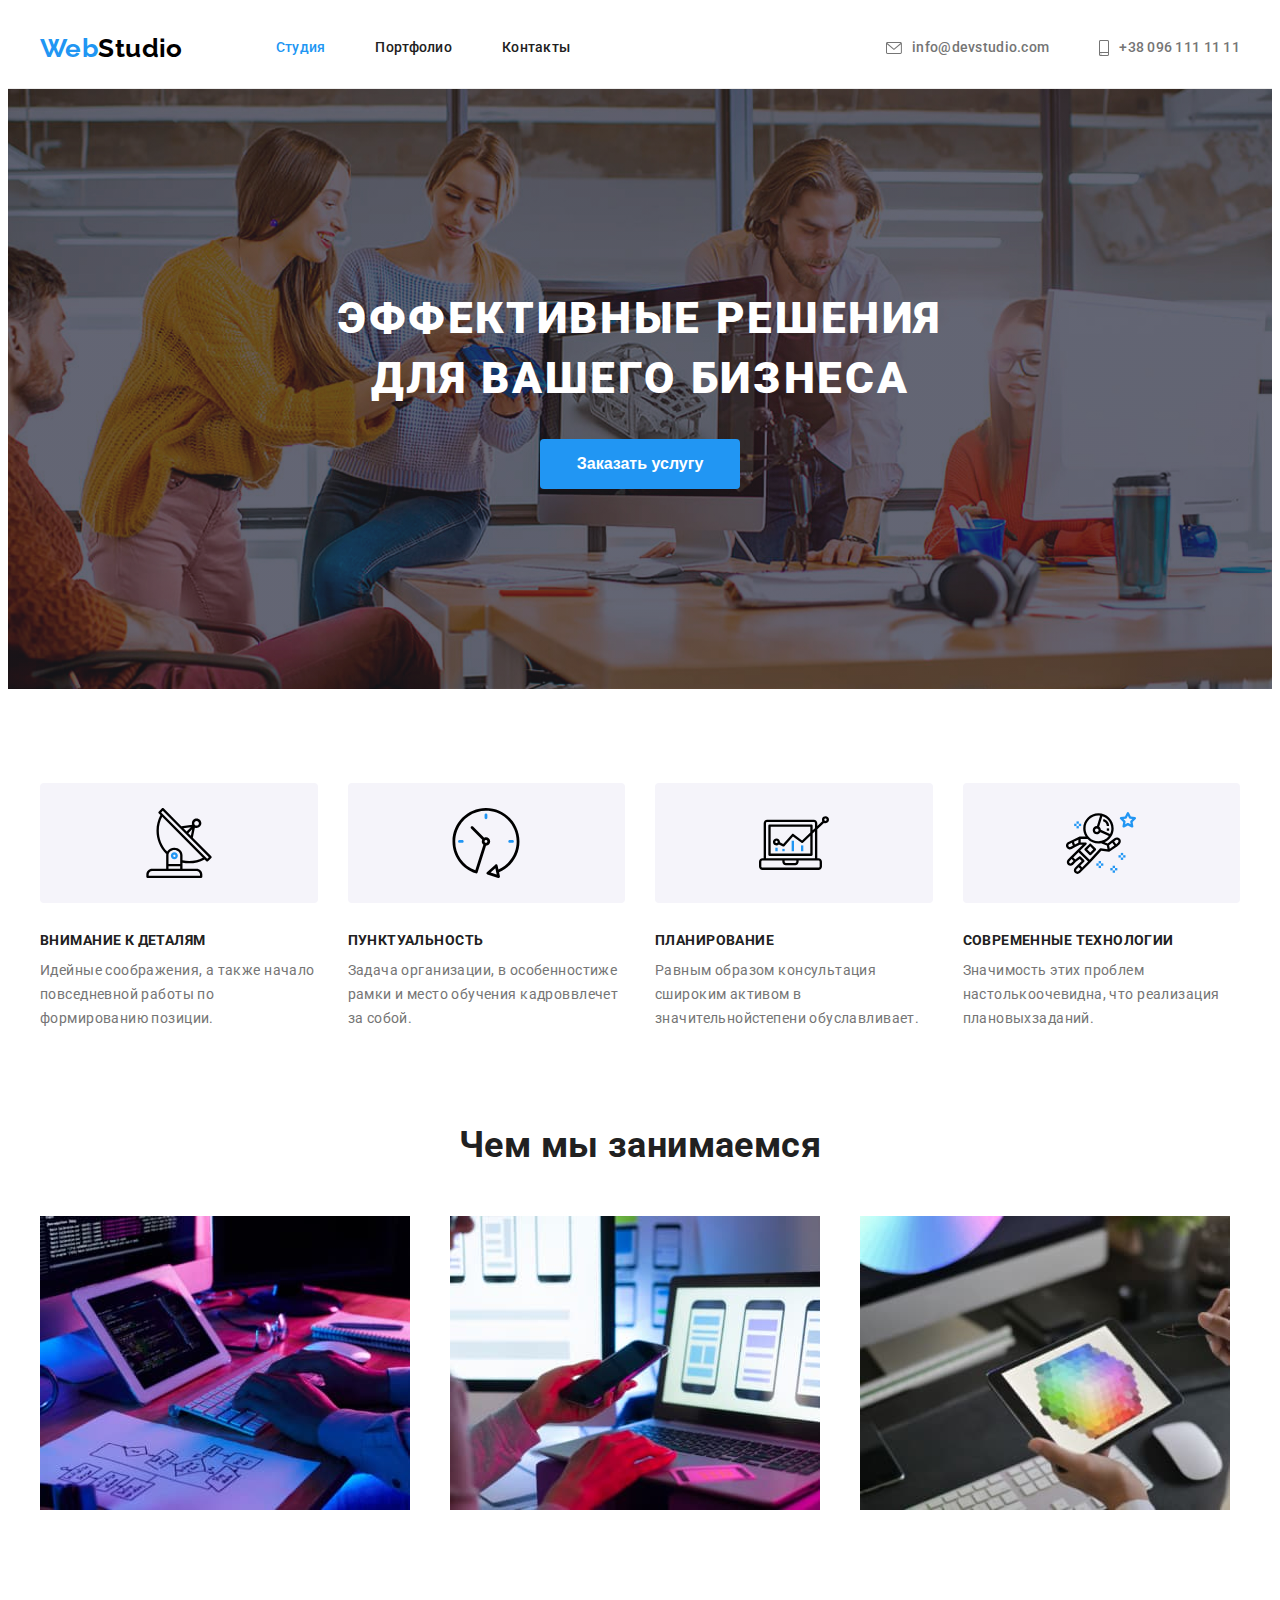
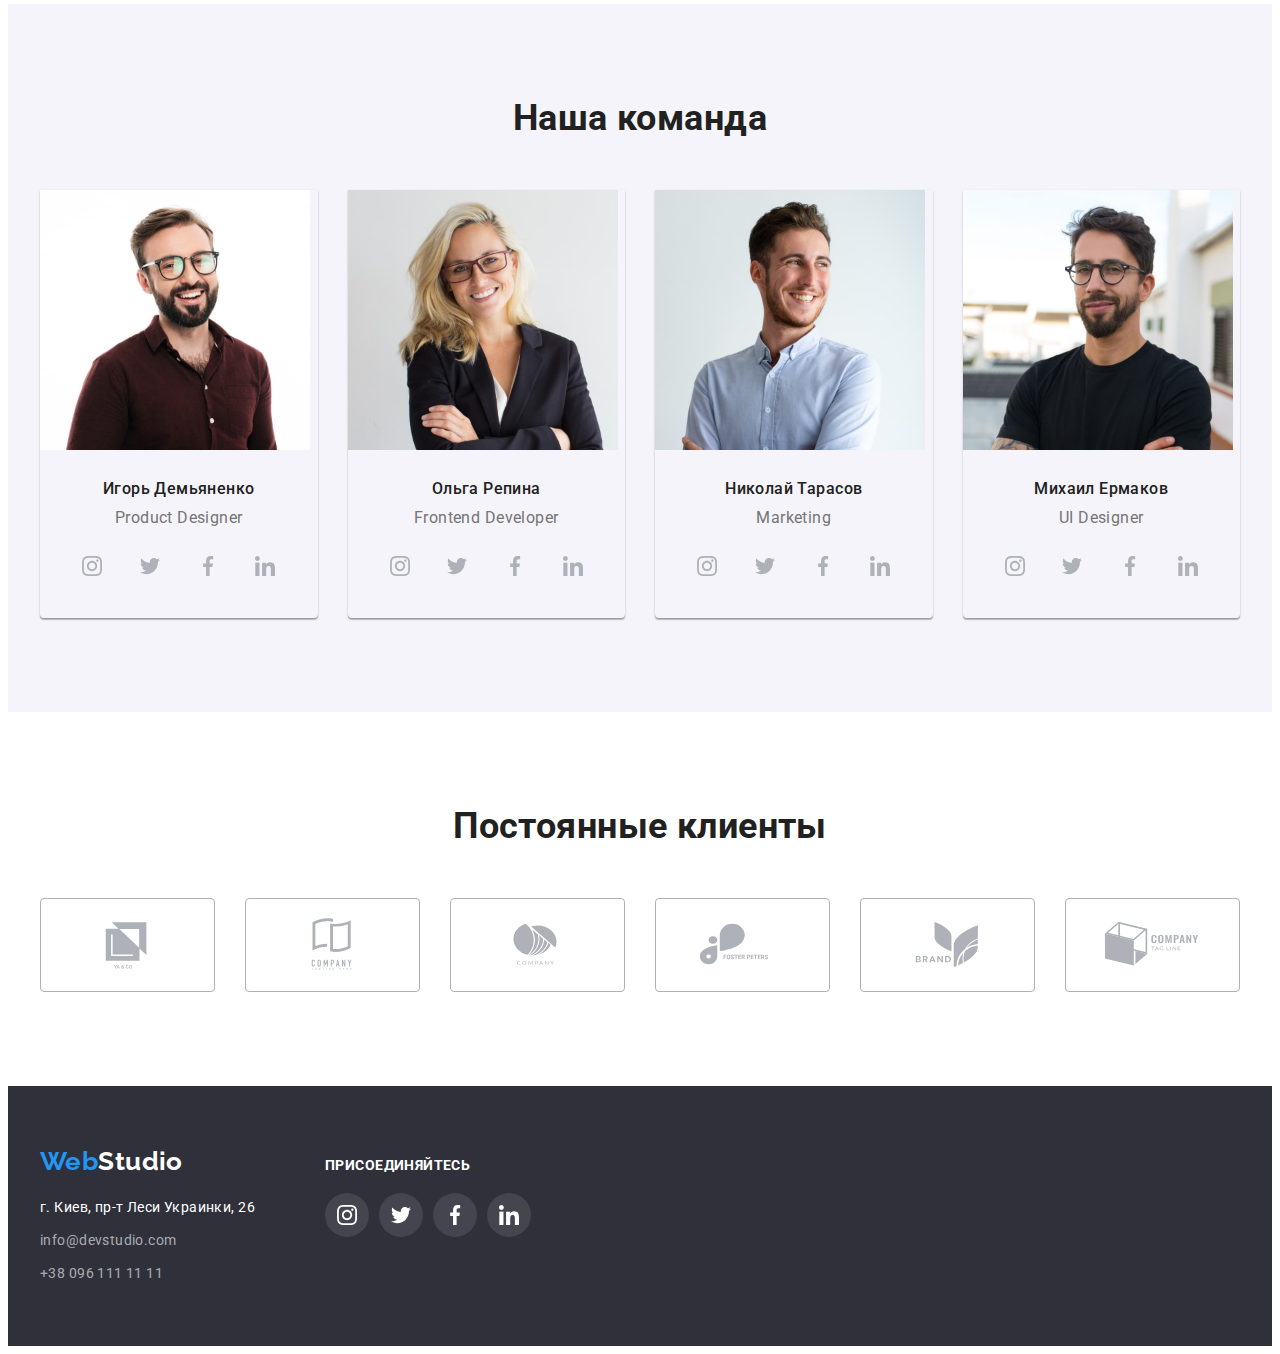
<file: index.html>
<!DOCTYPE html>
<html lang="ru">
  <head>
    <meta charset="UTF-8" />
    <meta http-equiv="X-UA-Compatible" content="IE=edge" />
    <meta name="viewport" content="width=device-width, initial-scale=1.0" />
    <title>WebStudio</title>
    <link rel="preconnect" href="https://fonts.googleapis.com" />
    <link rel="preconnect" href="https://fonts.gstatic.com" crossorigin />
    <link
      href="https://fonts.googleapis.com/css2?family=Raleway:wght@700&family=Roboto:wght@400;500;700;900&display=swap"
      rel="stylesheet"
    />
    <link
      rel="stylesheet"
      href="https://cdnjs.cloudflare.com/ajax/libs/modern-normalize/1.1.0/modern-normalize.min.css"
      integrity="sha512-wpPYUAdjBVSE4KJnH1VR1HeZfpl1ub8YT/NKx4PuQ5NmX2tKuGu6U/JRp5y+Y8XG2tV+wKQpNHVUX03MfMFn9Q=="
      crossorigin="anonymous"
      referrerpolicy="no-referrer"
    />
    <link rel="stylesheet" href="./styles/main.css" />
  </head>
  <body>
    <header class="header">
      <div class="header-container container">
        <a class="link logo" href="" lang="en">Web<span class="logo-black">Studio</span></a>
        <nav class="main-nav">
          <ul class="nav-list list">
            <li class="nav-list-item">
              <a class="active-link header-link link" href="./index.html">Студия</a>
            </li>
            <li class="nav-list-item">
              <a class="header-link link" href="./portfolio.html">Портфолио</a>
            </li>
            <li class="nav-list-item"><a class="header-link link" href="">Контакты</a></li>
          </ul>
        </nav>
        <ul class="header-address-list list">
          <li class="header-address-item">
            <a class="header-link link" lang="en" href="mailto:info@devstudio.com">
              <svg class="header-address-icon" width="16" height="12">
                <use href="./images/sprite.svg#icon-envelope"></use>
              </svg>
              info@devstudio.com</a
            >
          </li>
          <li class="header-address-item">
            <a class="header-link link" href="tel:+380961111111">
              <svg class="header-address-icon" width="10" height="16">
                <use href="./images/sprite.svg#icon-smartphone"></use>
              </svg>
              +38 096 111 11 11</a
            >
          </li>
        </ul>
      </div>
    </header>
    <main>
      <section class="hero">
        <div class="container">
          <h1 class="main-title">Эффективные решения для вашего бизнеса</h1>
          <button class="order-btn" type="button">Заказать услугу</button>
        </div>
      </section>
      <section class="advantages section">
        <div class="container">
          <h2 class="visually-hidden title">Преимущества</h2>
          <!--тег спрятан-->
          <ul class="card-set list">
            <li class="card-set-item">
              <div class="advantages-thumb">
                <svg class="advantages-img" width="70" height="70">
                  <use href="./images/sprite.svg#icon-antenna-1"></use>
                </svg>
              </div>
              <h3 class="advantage-title">Внимание к деталям</h3>
              <p>
                Идейные соображения, а также начало повседневной работы по формированию позиции.
              </p>
            </li>
            <li class="card-set-item">
              <div class="advantages-thumb">
                <svg class="advantages-img" width="70" height="70">
                  <use href="./images/sprite.svg#icon-clock-1"></use>
                </svg>
              </div>
              <h3 class="advantage-title">Пунктуальность</h3>
              <p>
                Задача организации, в особенностиже рамки и место обучения кадроввлечет за собой.
              </p>
            </li>
            <li class="card-set-item">
              <div class="advantages-thumb">
                <svg class="advantages-img" width="70" height="70">
                  <use href="./images/sprite.svg#icon-diagram-1"></use>
                </svg>
              </div>
              <h3 class="advantage-title">Планирование</h3>
              <p>
                Равным образом консультация сшироким активом в значительнойстепени обуславливает.
              </p>
            </li>
            <li class="card-set-item">
              <div class="advantages-thumb">
                <svg class="advantages-img" width="70" height="70">
                  <use href="./images/sprite.svg#icon-astronaut-1"></use>
                </svg>
              </div>
              <h3 class="advantage-title">Современные технологии</h3>
              <p>Значимость этих проблем настолькоочевидна, что реализация плановыхзаданий.</p>
            </li>
          </ul>
        </div>
      </section>
      <section class="services section">
        <div class="container">
          <h2 class="title">Чем мы занимаемся</h2>
          <ul class="card-set list">
            <li class="card-set-item service-item">
              <img width="370" src="./images/index/services/img.jpg" alt="компьютер" />
            </li>
            <li class="card-set-item service-item">
              <img width="370" src="./images/index/services/img-1.jpg" alt="телефон" />
            </li>
            <li class="card-set-item service-item">
              <img width="370" src="./images/index/services/img-2.jpg" alt="подбор цвета" />
            </li>
          </ul>
        </div>
      </section>
      <section class="team section">
        <div class="container">
          <h2 class="title">Наша команда</h2>
          <ul class="card-set list">
            <li class="team-item card-set-item">
              <img width="270" src="./images/index/team/people/img.jpg" alt="мужчина" />
              <div class="team-member-description">
                <h3 class="team-member-name">Игорь Демьяненко</h3>
                <p class="team-member-position" lang="en">Product Designer</p>
                <ul class="soc-links-list list">
                  <li class="soc-link-item">
                    <a
                      class="soc-link link"
                      rel="noopener noreferrer nofollow"
                      target="_blank"
                      href=""
                    >
                      <svg class="team-member-svg" width="20" height="20">
                        <use href="./images/sprite.svg#icon-instagram-2"></use>
                      </svg>
                    </a>
                  </li>
                  <li class="soc-link-item">
                    <a
                      class="soc-link link"
                      rel="noopener noreferrer nofollow"
                      target="_blank"
                      href=""
                    >
                      <svg class="team-member-svg" width="20" height="20">
                        <use href="./images/sprite.svg#icon-twitter-1"></use>
                      </svg>
                    </a>
                  </li>
                  <li class="soc-link-item">
                    <a
                      class="soc-link link"
                      rel="noopener noreferrer nofollow"
                      target="_blank"
                      href=""
                    >
                      <svg class="team-member-svg" width="20" height="20">
                        <use href="./images/sprite.svg#icon-facebook-1"></use>
                      </svg>
                    </a>
                  </li>
                  <li class="soc-link-item">
                    <a
                      class="soc-link link"
                      rel="noopener noreferrer nofollow"
                      target="_blank"
                      href=""
                    >
                      <svg class="team-member-svg" width="20" height="20">
                        <use href="./images/sprite.svg#icon-linkedin-1"></use>
                      </svg>
                    </a>
                  </li>
                </ul>
              </div>
            </li>
            <li class="team-item card-set-item">
              <img width="270" src="./images/index/team/people/img-1.jpg" alt="женщина" />
              <div class="team-member-description">
                <h3 class="team-member-name">Ольга Репина</h3>
                <p class="team-member-position" lang="en">Frontend Developer</p>
                <ul class="soc-links-list list">
                  <li class="soc-link-item">
                    <a
                      class="soc-link link"
                      rel="noopener noreferrer nofollow"
                      target="_blank"
                      href=""
                    >
                      <svg class="team-member-svg" width="20" height="20">
                        <use href="./images/sprite.svg#icon-instagram-2"></use>
                      </svg>
                    </a>
                  </li>
                  <li class="soc-link-item">
                    <a
                      class="soc-link link"
                      rel="noopener noreferrer nofollow"
                      target="_blank"
                      href=""
                    >
                      <svg class="team-member-svg" width="20" height="20">
                        <use href="./images/sprite.svg#icon-twitter-1"></use>
                      </svg>
                    </a>
                  </li>
                  <li class="soc-link-item">
                    <a
                      class="soc-link link"
                      rel="noopener noreferrer nofollow"
                      target="_blank"
                      href=""
                    >
                      <svg class="team-member-svg" width="20" height="20">
                        <use href="./images/sprite.svg#icon-facebook-1"></use>
                      </svg>
                    </a>
                  </li>
                  <li class="soc-link-item">
                    <a
                      class="soc-link link"
                      rel="noopener noreferrer nofollow"
                      target="_blank"
                      href=""
                    >
                      <svg class="team-member-svg" width="20" height="20">
                        <use href="./images/sprite.svg#icon-linkedin-1"></use>
                      </svg>
                    </a>
                  </li>
                </ul>
              </div>
            </li>
            <li class="team-item card-set-item">
              <img width="270" src="./images/index/team/people/img-2.jpg" alt="мужчина" />
              <div class="team-member-description">
                <h3 class="team-member-name">Николай Тарасов</h3>
                <p class="team-member-position" lang="en">Marketing</p>
                <ul class="soc-links-list list">
                  <li class="soc-link-item">
                    <a
                      class="soc-link link"
                      rel="noopener noreferrer nofollow"
                      target="_blank"
                      href=""
                    >
                      <svg class="team-member-svg" width="20" height="20">
                        <use href="./images/sprite.svg#icon-instagram-2"></use>
                      </svg>
                    </a>
                  </li>
                  <li class="soc-link-item">
                    <a
                      class="soc-link link"
                      rel="noopener noreferrer nofollow"
                      target="_blank"
                      href=""
                    >
                      <svg class="team-member-svg" width="20" height="20">
                        <use href="./images/sprite.svg#icon-twitter-1"></use>
                      </svg>
                    </a>
                  </li>
                  <li class="soc-link-item">
                    <a
                      class="soc-link link"
                      rel="noopener noreferrer nofollow"
                      target="_blank"
                      href=""
                    >
                      <svg class="team-member-svg" width="20" height="20">
                        <use href="./images/sprite.svg#icon-facebook-1"></use>
                      </svg>
                    </a>
                  </li>
                  <li class="soc-link-item">
                    <a
                      class="soc-link link"
                      rel="noopener noreferrer nofollow"
                      target="_blank"
                      href=""
                    >
                      <svg class="team-member-svg" width="20" height="20">
                        <use href="./images/sprite.svg#icon-linkedin-1"></use>
                      </svg>
                    </a>
                  </li>
                </ul>
              </div>
            </li>
            <li class="team-item card-set-item">
              <img width="270" src="./images/index/team/people/img-3.jpg" alt="мужчина" />
              <div class="team-member-description">
                <h3 class="team-member-name">Михаил Ермаков</h3>
                <p class="team-member-position" lang="en">UI Designer</p>
                <ul class="soc-links-list list">
                  <li class="soc-link-item">
                    <a
                      class="soc-link link"
                      rel="noopener noreferrer nofollow"
                      target="_blank"
                      href=""
                    >
                      <svg class="team-member-svg" width="20" height="20">
                        <use href="./images/sprite.svg#icon-instagram-2"></use>
                      </svg>
                    </a>
                  </li>
                  <li class="soc-link-item">
                    <a
                      class="soc-link link"
                      rel="noopener noreferrer nofollow"
                      target="_blank"
                      href=""
                    >
                      <svg class="team-member-svg" width="20" height="20">
                        <use href="./images/sprite.svg#icon-twitter-1"></use>
                      </svg>
                    </a>
                  </li>
                  <li class="soc-link-item">
                    <a
                      class="soc-link link"
                      rel="noopener noreferrer nofollow"
                      target="_blank"
                      href=""
                    >
                      <svg class="team-member-svg" width="20" height="20">
                        <use href="./images/sprite.svg#icon-facebook-1"></use>
                      </svg>
                    </a>
                  </li>
                  <li class="soc-link-item">
                    <a
                      class="soc-link link"
                      rel="noopener noreferrer nofollow"
                      target="_blank"
                      href=""
                    >
                      <svg class="team-member-svg" width="20" height="20">
                        <use href="./images/sprite.svg#icon-linkedin-1"></use>
                      </svg>
                    </a>
                  </li>
                </ul>
              </div>
            </li>
          </ul>
        </div>
      </section>
      <section class="customers section">
        <div class="container">
          <h2 class="title">Постоянные клиенты</h2>
          <ul class="card-set customers-list list">
            <li class="card-set-item customers-item">
              <a
                href=""
                rel="noopener noreferrer nofollow"
                target="_blank"
                class="customer-link link"
              >
                <svg class="customer-svg" width="106" height="60">
                  <use href="./images/sprite.svg#icon-Logo"></use>
                </svg>
              </a>
            </li>
            <li class="card-set-item customers-item">
              <a
                href=""
                rel="noopener noreferrer nofollow"
                target="_blank"
                class="customer-link link"
              >
                <svg class="customer-svg" width="106" height="60">
                  <use href="./images/sprite.svg#icon-Logo-1"></use>
                </svg>
              </a>
            </li>
            <li class="card-set-item customers-item">
              <a
                href=""
                rel="noopener noreferrer nofollow"
                target="_blank"
                class="customer-link link"
              >
                <svg class="customer-svg" width="106" height="60">
                  <use href="./images/sprite.svg#icon-Logo-2"></use>
                </svg>
              </a>
            </li>
            <li class="card-set-item customers-item">
              <a
                href=""
                rel="noopener noreferrer nofollow"
                target="_blank"
                class="customer-link link"
              >
                <svg class="customer-svg" width="106" height="60">
                  <use href="./images/sprite.svg#icon-Logo-3"></use>
                </svg>
              </a>
            </li>
            <li class="card-set-item customers-item">
              <a
                href=""
                rel="noopener noreferrer nofollow"
                target="_blank"
                class="customer-link link"
              >
                <svg class="customer-svg" width="106" height="60">
                  <use href="./images/sprite.svg#icon-Logo-4"></use>
                </svg>
              </a>
            </li>
            <li class="card-set-item customers-item">
              <a
                href=""
                rel="noopener noreferrer nofollow"
                target="_blank"
                class="customer-link link"
              >
                <svg class="customer-svg" width="106" height="60">
                  <use href="./images/sprite.svg#icon-Logo-5"></use>
                </svg>
              </a>
            </li>
          </ul>
        </div>
      </section>
    </main>
    <footer class="footer">
      <div class="footer-container container">
        <div class="footer-item">
          <a class="logo-footer logo link" href="" lang="en"
            >Web<span class="logo-white">Studio</span></a
          >
          <address class="address">
            <a
              class="location link"
              href="https://goo.gl/maps/g2zWgCWJMkvT7kyo8"
              rel="noopener noreferrer nofollow"
              target="_blank"
            >
              г. Киев, пр-т Леси Украинки, 26
            </a>
            <ul class="list">
              <li class="footer-address-item" lang="en">
                <a class="link footer-email-address" href="mailto:info@devstudio.com"
                  >info@devstudio.com</a
                >
              </li>
              <li class="footer-address-item">
                <a class="link footer-phone-number" href="tel:+380961111111">+38 096 111 11 11</a>
              </li>
            </ul>
          </address>
        </div>
        <div class="footer-item footer-links">
          <h3 class="footer-title">Присоединяйтесь</h3>
          <ul class="soc-links-list list">
            <li class="soc-link-item">
              <a
                class="footer-link link soc-link"
                rel="noopener noreferrer nofollow"
                target="_blank"
                href=""
              >
                <svg class="footer-svg" width="20" height="20">
                  <use href="./images/sprite.svg#icon-instagram-2"></use>
                </svg>
              </a>
            </li>
            <li class="soc-link-item">
              <a
                class="footer-link link soc-link"
                rel="noopener noreferrer nofollow"
                target="_blank"
                href=""
              >
                <svg class="footer-svg" width="20" height="20">
                  <use href="./images/sprite.svg#icon-twitter-1"></use>
                </svg>
              </a>
            </li>
            <li class="soc-link-item">
              <a
                class="footer-link link soc-link"
                rel="noopener noreferrer nofollow"
                target="_blank"
                href=""
              >
                <svg class="footer-svg" width="20" height="20">
                  <use href="./images/sprite.svg#icon-facebook-1"></use>
                </svg>
              </a>
            </li>
            <li class="soc-link-item">
              <a
                class="footer-link link soc-link"
                rel="noopener noreferrer nofollow"
                target="_blank"
                href=""
              >
                <svg class="footer-svg" width="20" height="20">
                  <use href="./images/sprite.svg#icon-linkedin-1"></use>
                </svg>
              </a>
            </li>
          </ul>
        </div>
      </div>
    </footer>
  </body>
</html>
</file>
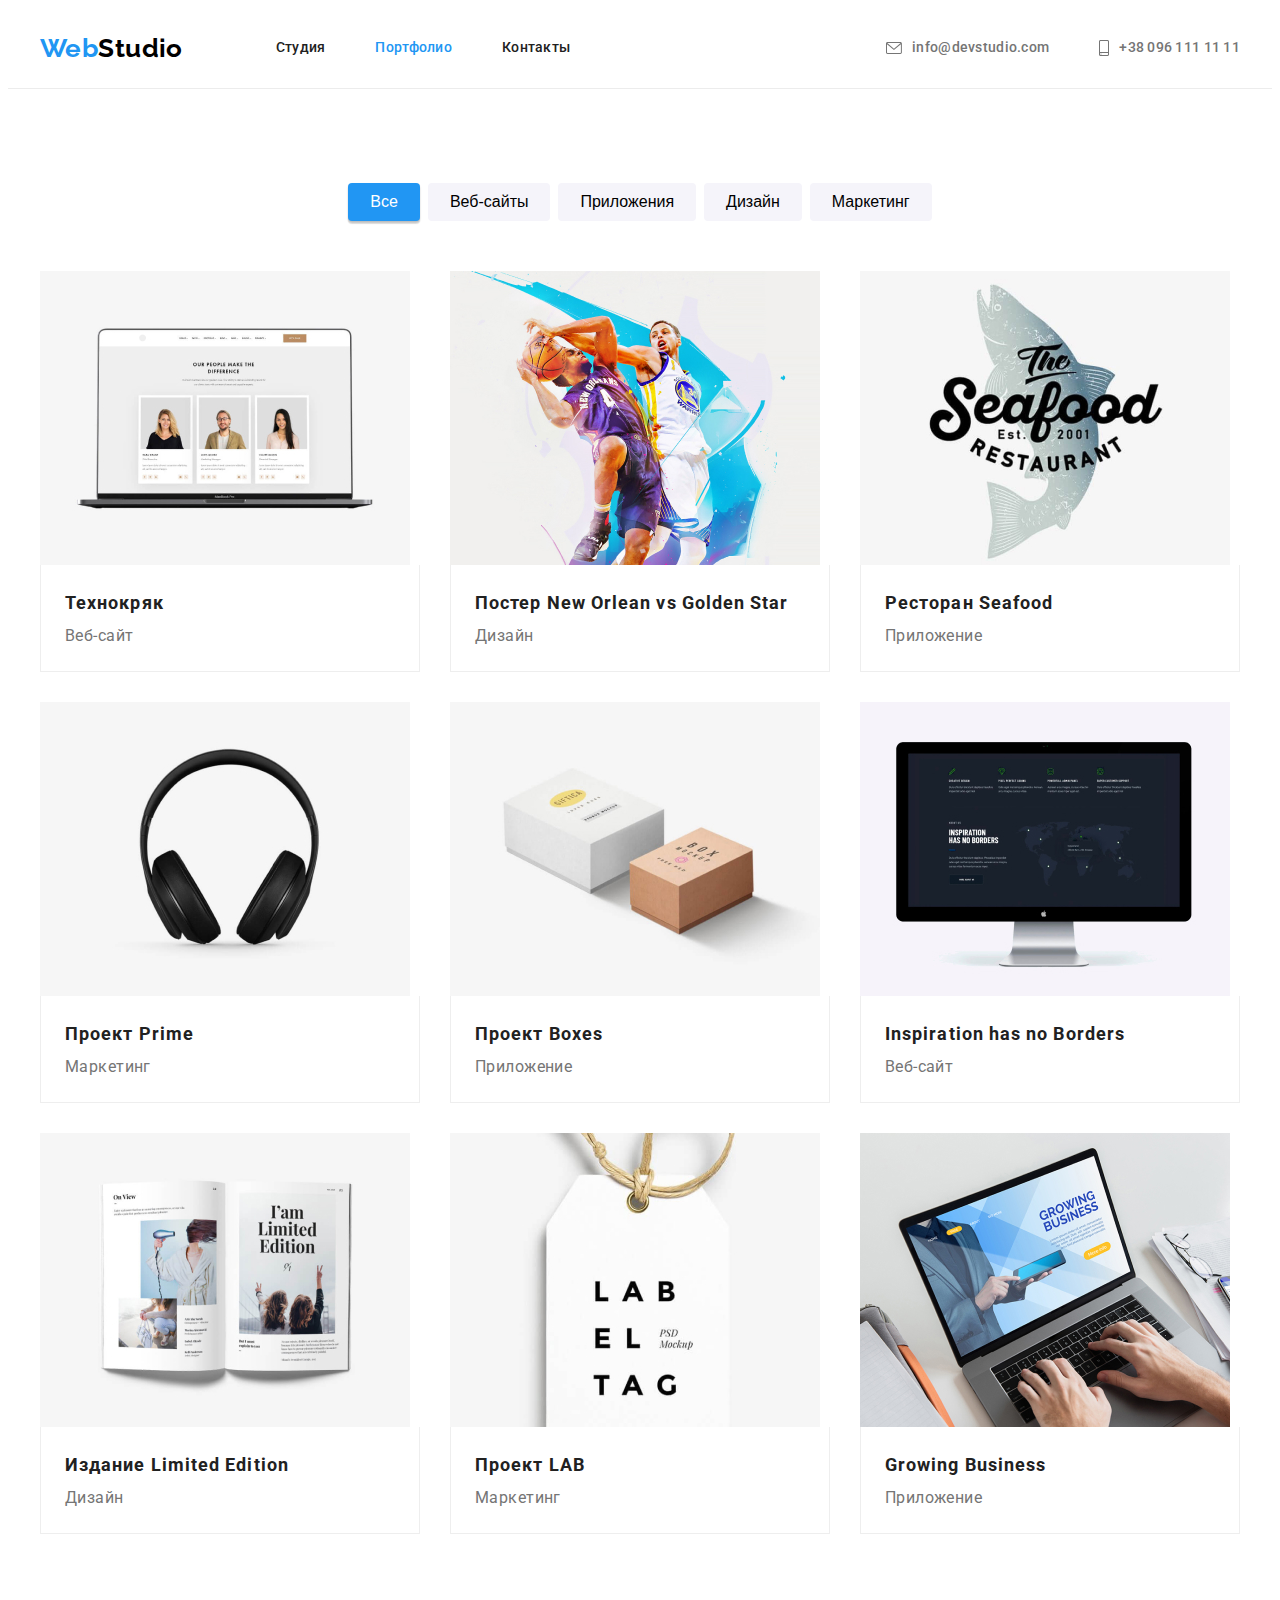
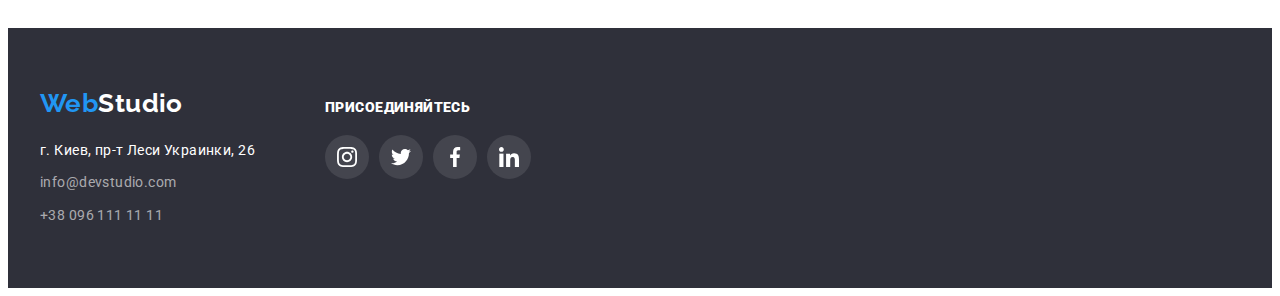
<file: portfolio.html>
<!DOCTYPE html>
<html lang="ru">
  <head>
    <meta charset="UTF-8" />
    <meta http-equiv="X-UA-Compatible" content="IE=edge" />
    <meta name="viewport" content="width=device-width, initial-scale=1.0" />
    <title>WebStudio</title>
    <link rel="preconnect" href="https://fonts.googleapis.com" />
    <link rel="preconnect" href="https://fonts.gstatic.com" crossorigin />
    <link
      href="https://fonts.googleapis.com/css2?family=Raleway:wght@700&family=Roboto:wght@400;500;700&display=swap"
      rel="stylesheet"
    />
    <link
      rel="stylesheet"
      href="https://cdnjs.cloudflare.com/ajax/libs/modern-normalize/1.1.0/modern-normalize.min.css"
      integrity="sha512-wpPYUAdjBVSE4KJnH1VR1HeZfpl1ub8YT/NKx4PuQ5NmX2tKuGu6U/JRp5y+Y8XG2tV+wKQpNHVUX03MfMFn9Q=="
      crossorigin="anonymous"
      referrerpolicy="no-referrer"
    />
    <link rel="stylesheet" href="./styles/main.css" />
  </head>
  <body>
    <header class="header">
      <div class="header-container container">
        <a class="link logo" href="" lang="en">Web<span class="logo-black">Studio</span></a>
        <nav class="main-nav">
          <ul class="nav-list list">
            <li class="nav-list-item">
              <a class="header-link link" href="./index.html">Студия</a>
            </li>
            <li class="nav-list-item">
              <a class="active-link header-link link" href="./portfolio.html">Портфолио</a>
            </li>
            <li class="nav-list-item"><a class="header-link link" href="">Контакты</a></li>
          </ul>
        </nav>
        <ul class="header-address-list list">
          <li class="header-address-item">
            <a class="header-link link" lang="en" href="mailto:info@devstudio.com">
              <svg class="header-address-icon" width="16" height="12">
                <use href="./images/sprite.svg#icon-envelope"></use>
              </svg>
              info@devstudio.com</a
            >
          </li>
          <li class="header-address-item">
            <a class="header-link link" href="tel:+380961111111">
              <svg class="header-address-icon" width="10" height="16">
                <use href="./images/sprite.svg#icon-smartphone"></use>
              </svg>
              +38 096 111 11 11</a
            >
          </li>
        </ul>
      </div>
    </header>
    <main>
      <section class="examples">
        <div class="container">
          <h1 class="visually-hidden">Примеры работ</h1>
          <!--заголовок спрятан-->
          <ul class="examples-btns-list list">
            <li class="example-btn-item">
              <button class="active-btn example-btn" type="button">Все</button>
            </li>
            <li class="example-btn-item">
              <button class="example-btn" type="button">Веб-сайты</button>
            </li>
            <li class="example-btn-item">
              <button class="example-btn" type="button">Приложения</button>
            </li>
            <li class="example-btn-item">
              <button class="example-btn" type="button">Дизайн</button>
            </li>
            <li class="example-btn-item">
              <button class="example-btn" type="button">Маркетинг</button>
            </li>
          </ul>
          <ul class="card-set list">
            <li class="examples-link-item card-set-item">
              <a
                class="example-link link"
                href=""
                rel="noopener noreferrer nofollow"
                target="_blank"
              >
                <img width="370" src="./images/parfolio/img.jpg" alt="сайт - 'Техноряк'" />
                <div class="example-description">
                  <h2 class="example-name">Технокряк</h2>
                  <p class="example-type">Веб-сайт</p>
                </div>
              </a>
            </li>
            <li class="examples-link-item card-set-item">
              <a
                class="example-link link"
                href=""
                rel="noopener noreferrer nofollow"
                target="_blank"
              >
                <img
                  width="370"
                  src="./images/parfolio/img-1.jpg"
                  alt="дизайн постера - 'New Orlean vs Golden Star'"
                />
                <div class="example-description">
                  <h2 class="example-name">
                    Постер <span lang="en">New Orlean vs Golden Star</span>
                  </h2>
                  <p class="example-type">Дизайн</p>
                </div>
              </a>
            </li>
            <li class="examples-link-item card-set-item">
              <a
                class="example-link link"
                href=""
                rel="noopener noreferrer nofollow"
                target="_blank"
              >
                <img
                  width="370"
                  src="./images/parfolio/img-2.jpg"
                  alt="приложение - 'Ресторан Seafood'"
                />
                <div class="example-description">
                  <h2 class="example-name">Ресторан <span lang="en">Seafood</span></h2>
                  <p class="example-type">Приложение</p>
                </div>
              </a>
            </li>
            <li class="examples-link-item card-set-item">
              <a
                class="example-link link"
                href=""
                rel="noopener noreferrer nofollow"
                target="_blank"
              >
                <img width="370" src="./images/parfolio/img-3.jpg" alt="проект - 'Prime'" />
                <div class="example-description">
                  <h2 class="example-name">Проект <span lang="en">Prime</span></h2>
                  <p class="example-type">Маркетинг</p>
                </div>
              </a>
            </li>
            <li class="examples-link-item card-set-item">
              <a
                class="example-link link"
                href=""
                rel="noopener noreferrer nofollow"
                target="_blank"
              >
                <img width="370" src="./images/parfolio/img-4.jpg" alt="проект - 'Boxes'" />
                <div class="example-description">
                  <h2 class="example-name">Проект <span lang="en">Boxes</span></h2>
                  <p class="example-type">Приложение</p>
                </div>
              </a>
            </li>
            <li class="examples-link-item card-set-item">
              <a
                class="example-link link"
                href=""
                rel="noopener noreferrer nofollow"
                target="_blank"
              >
                <img
                  width="370"
                  src="./images/parfolio/img-5.jpg"
                  alt="сайт - 'Inspiration has no Borders'"
                />
                <div class="example-description">
                  <h2 lang="en" class="example-name">Inspiration has no Borders</h2>
                  <p class="example-type">Веб-сайт</p>
                </div>
              </a>
            </li>
            <li class="examples-link-item card-set-item">
              <a
                class="example-link link"
                href=""
                rel="noopener noreferrer nofollow"
                target="_blank"
              >
                <img
                  width="370"
                  src="./images/parfolio/img-6.jpg"
                  alt="дизайн - 'Limited Edition'"
                />
                <div class="example-description">
                  <h2 class="example-name">Издание <span lang="en">Limited Edition</span></h2>
                  <p class="example-type">Дизайн</p>
                </div>
              </a>
            </li>
            <li class="examples-link-item card-set-item">
              <a
                class="example-link link"
                href=""
                rel="noopener noreferrer nofollow"
                target="_blank"
              >
                <img width="370" src="./images/parfolio/img-7.jpg" alt="проект 'LAB'" />
                <div class="example-description">
                  <h2 class="example-name">Проект <span lang="en">LAB</span></h2>
                  <p class="example-type">Маркетинг</p>
                </div>
              </a>
            </li>
            <li class="examples-link-item card-set-item">
              <a
                class="example-link link"
                href=""
                rel="noopener noreferrer nofollow"
                target="_blank"
              >
                <img
                  width="370"
                  src="./images/parfolio/img-8.jpg"
                  alt="приложение - 'Growing Business'"
                />
                <div class="example-description">
                  <h2 lang="en" class="example-name">Growing Business</h2>
                  <p class="example-type">Приложение</p>
                </div>
              </a>
            </li>
          </ul>
        </div>
      </section>
    </main>
    <footer class="footer">
      <div class="footer-container container">
        <div class="footer-item">
          <a class="logo-footer logo link" href="" lang="en"
            >Web<span class="logo-white">Studio</span></a
          >
          <address class="address">
            <a
              class="location link"
              href="https://goo.gl/maps/g2zWgCWJMkvT7kyo8"
              rel="noopener noreferrer nofollow"
              target="_blank"
            >
              г. Киев, пр-т Леси Украинки, 26
            </a>
            <ul class="list">
              <li class="footer-address-item" lang="en">
                <a class="link footer-email-address" href="mailto:info@devstudio.com"
                  >info@devstudio.com</a
                >
              </li>
              <li class="footer-address-item">
                <a class="link footer-phone-number" href="tel:+380961111111">+38 096 111 11 11</a>
              </li>
            </ul>
          </address>
        </div>
        <div class="footer-item footer-links">
          <h2 class="footer-title"><strong>Присоединяйтесь</strong></h2>
          <ul class="soc-links-list list">
            <li class="soc-link-item">
              <a
                class="footer-link link soc-link"
                rel="noopener noreferrer nofollow"
                target="_blank"
                href=""
              >
                <svg class="footer-svg" width="20" height="20">
                  <use href="./images/sprite.svg#icon-instagram-2"></use>
                </svg>
              </a>
            </li>
            <li class="soc-link-item">
              <a
                class="footer-link link soc-link"
                rel="noopener noreferrer nofollow"
                target="_blank"
                href=""
              >
                <svg class="footer-svg" width="20" height="20">
                  <use href="./images/sprite.svg#icon-twitter-1"></use>
                </svg>
              </a>
            </li>
            <li class="soc-link-item">
              <a
                class="footer-link link soc-link"
                rel="noopener noreferrer nofollow"
                target="_blank"
                href=""
              >
                <svg class="footer-svg" width="20" height="20">
                  <use href="./images/sprite.svg#icon-facebook-1"></use>
                </svg>
              </a>
            </li>
            <li class="soc-link-item">
              <a
                class="footer-link link soc-link"
                rel="noopener noreferrer nofollow"
                target="_blank"
                href=""
              >
                <svg class="footer-svg" width="20" height="20">
                  <use href="./images/sprite.svg#icon-linkedin-1"></use>
                </svg>
              </a>
            </li>
          </ul>
        </div>
      </div>
    </footer>
  </body>
</html>
</file>
<file: styles/main.css>
:root {
  --main-font: 'Roboto', sans-serif;
  --primary-brand-color: #2196f3;
  --secondary-brand-color: #2f303a;
  --complementary-color: #757575;
  --light-color: #ffffff;
  --dark-color: #212121;
  --secondary-light-color: #f5f4fa;
  --card-item: 4;
  --tertiary-light-color: #afb1b8;
}
body {
  font-family: var(--main-font);
  font-style: normal;
  font-size: 14px;
  line-height: 1.71;
  letter-spacing: 0.03em;
  color: var(--complementary-color);
}
h1,
h2,
h3,
h4,
p {
  margin-top: 0;
  margin-bottom: 0;
}
ul,
ol {
  margin-top: 0;
  margin-bottom: 0;
  padding-left: 0;
}
img {
  display: block;
  max-width: 100%;
  height: auto;
}
.list {
  list-style: none;
}
.link {
  text-decoration: none;
  color: inherit;
}
.title {
  margin-bottom: 50px;
  text-align: center;
  font-weight: 700;
  font-size: 36px;
  line-height: 1.16;
  color: var(--dark-color);
}
address {
  font-style: normal;
}
.container {
  width: 1200px;
  margin-left: auto;
  margin-right: auto;
  padding-left: 15px;
  padding-right: 15px;
}
.section {
  padding-top: 94px;
  padding-bottom: 94px;
}
.advantages {
  padding-bottom: 0;
}
.visually-hidden {
  position: absolute;
  width: 1px;
  height: 1px;
  margin: -1px;
  padding: 0;
  overflow: hidden;
  bottom: 0;
  clip: rect(0 0 0 0);
}
.soc-link {
  display: flex;
  align-items: center;
  justify-content: center;
  height: 44px;
  width: 44px;
  border-radius: 50%;
  cursor: pointer;
}
.soc-link:hover,
.soc-link:focus {
  background-color: var(--primary-brand-color);
  color: var(--light-color);
}
.soc-link-item + .soc-link-item {
  margin-left: 10px;
}
.soc-links-list {
  display: flex;
  justify-content: space-between;
  color: var(--tertiary-light-color);
}
/* общие настройки */
.header {
  border-bottom: 1px solid #ececec;
}
.header-container {
  display: flex;
  align-items: center;
}
.logo {
  font-family: 'Raleway', sans-serif;
  font-weight: 700;
  font-size: 26px;
  line-height: 1.19;
  color: var(--primary-brand-color);
}
.logo-black {
  color: #000000;
}
.logo-white {
  color: var(--light-color);
}
.main-nav {
  margin-left: 93px;
}
.nav-list {
  display: flex;
  color: var(--dark-color);
}
.nav-list-item:not(:last-child) {
  margin-right: 50px;
}
.active-link {
  color: var(--primary-brand-color);
}
.header-link {
  display: flex;
  align-items: center;
  padding: 32px 0;
  font-weight: 500;
  line-height: 1.14;
  letter-spacing: 0.02em;
}
.header-link:hover,
.header-link:focus {
  color: var(--primary-brand-color);
}
.header-address-list {
  display: flex;
  flex-direction: row;
  margin-left: auto;
}
.header-address-item:not(:last-child) {
  margin-right: 50px;
}
.header-address-icon {
  margin-right: 10px;
  fill: currentColor;
}
/* header */
.hero {
  max-width: 1600px;
  margin: 0 auto;
  padding-top: 200px;
  padding-bottom: 200px;
  background-image: linear-gradient(rgba(47, 48, 58, 0.4), rgba(47, 48, 58, 0.4)),
    url('../images/index/hero/Img.jpg');
  text-align: center;
  background-color: #c4c4c4;
  background-repeat: no-repeat;
  background-size: cover;
  background-position: center;
}
.main-title {
  width: 696px;
  margin: 0 auto;
  margin-bottom: 30px;
  font-weight: 900;
  font-size: 44px;
  line-height: 1.36;
  text-align: center;
  letter-spacing: 0.06em;
  text-transform: uppercase;
  color: var(--light-color);
}
.order-btn {
  min-width: 200px;
  padding: 10px 16px;
  border-radius: 4px;
  border: none;
  font-size: 16px;
  color: var(--light-color);
  background-color: var(--primary-brand-color);
  cursor: pointer;
  font-weight: 700;
  line-height: 1.88;
}
.order-btn:hover,
.order-btn:focus {
  background-color: #188ce8;
}
/* hero */
.card-set {
  display: flex;
  flex-wrap: wrap;
  margin-top: -30px;
  margin-left: -30px;
}
.card-set-item {
  margin-left: 30px;
  margin-top: 30px;
  flex-basis: calc(100% / var(--card-item) - 30px);
}
.advantages-thumb {
  display: flex;
  align-items: center;
  justify-content: center;
  height: 120px;
  margin-bottom: 30px;
  background: var(--secondary-light-color);
  border-radius: 4px;
}
.advantage-title {
  margin-bottom: 10px;
  font-size: 14px;
  font-weight: 700;
  line-height: 1.14;
  color: var(--dark-color);
  text-transform: uppercase;
}
.advantages-img {
  display: block;
}
/* advantages */
.service-item {
  --card-item: 3;
}
/* services */
.team {
  background-color: #f5f4fa;
}
.team-item {
  box-shadow: 0px 1px 3px rgba(0, 0, 0, 0.12), 0px 1px 1px rgba(0, 0, 0, 0.14),
    0px 2px 1px rgba(0, 0, 0, 0.2);
  border-radius: 0px 0px 4px 4px;
}
.team-member-description {
  text-align: center;
  padding: 30px;
}
.team-member-name {
  margin-bottom: 10px;
  font-weight: 500;
  color: var(--dark-color);
}
.team-member-position {
  margin-bottom: 16px;
}
.team-member-name,
.team-member-position {
  font-size: 16px;
  line-height: 1.18;
}
.team-member-svg {
  fill: currentColor;
}
/* team */
.footer {
  background-color: var(--secondary-brand-color);
  padding: 60px 0;
}
.footer-container {
  display: flex;
  align-items: baseline;
}
.footer-item:not(:last-child) {
  margin-right: 70px;
}
address {
  font-size: 14px;
  line-height: 1.7;
  letter-spacing: 0.03em;
  color: var(--light-color);
}
.logo-footer {
  margin-bottom: 20px;
  display: block;
}
.location {
  display: block;
  margin-bottom: 9px;
}
.footer-address-item {
  display: block;
  color: rgba(255, 255, 255, 0.6);
}
.footer-address-item:not(:last-child) {
  margin-bottom: 9px;
}
.footer-title {
  margin-bottom: 20px;
  font-weight: 700;
  line-height: 16px;
  font-size: 14px;
  text-transform: uppercase;
  color: var(--light-color);
}
.footer-link {
  background-color: rgba(255, 255, 255, 0.1);
  color: var(--light-color);
}
.footer-svg {
  fill: currentColor;
}
/* footer */
.examples {
  padding: 94px 0;
}
.examples-btns-list {
  display: flex;
  flex-direction: row;
  justify-content: center;
  margin-bottom: 50px;
}
.example-btn-item + .example-btn-item {
  margin-left: 8px;
}
.example-btn {
  padding: 6px 22px;
  font-weight: 500;
  font-size: 16px;
  line-height: 1.62;
  text-align: center;
  cursor: pointer;
  background: #f5f4fa;
  border-radius: 4px;
  border: none;
}
.active-btn,
.example-btn:hover,
.example-btn:focus {
  background-color: var(--primary-brand-color);
  color: var(--light-color);
  box-shadow: 0px 3px 1px rgba(0, 0, 0, 0.1), 0px 1px 2px rgba(0, 0, 0, 0.08),
    0px 2px 2px rgba(0, 0, 0, 0.12);
}
.examples-link-item {
  --card-item: 3;
}
.example-link {
  display: block;
}
.example-link:hover,
.example-link:focus {
  box-shadow: 0px 1px 1px rgba(0, 0, 0, 0.12), 0px 4px 4px rgba(0, 0, 0, 0.06),
    1px 4px 6px rgba(0, 0, 0, 0.16);
}
.example-description {
  border-left: 1px solid #eeeeee;
  border-right: 1px solid #eeeeee;
  border-bottom: 1px solid #eeeeee;
  padding: 20px 24px;
}
.example-name {
  font-weight: 700;
  font-size: 18px;
  line-height: 36px;
  letter-spacing: 0.06em;
  color: var(--dark-color);
}
.example-type {
  font-size: 16px;
  line-height: 1.87;
}
/* examples */
.customers-list {
  color: var(--tertiary-light-color);
}
.customer-link {
  display: flex;
  justify-content: center;
  align-items: center;
  height: 92px;
  border: 1px solid currentColor;
  border-radius: 4px;
  cursor: pointer;
}
.customer-link:focus,
.customer-link:hover {
  color: var(--primary-brand-color);
}
.customer-svg {
  fill: currentColor;
}
.customers-item {
  --card-item: 6;
}
/* customers */
</file>
